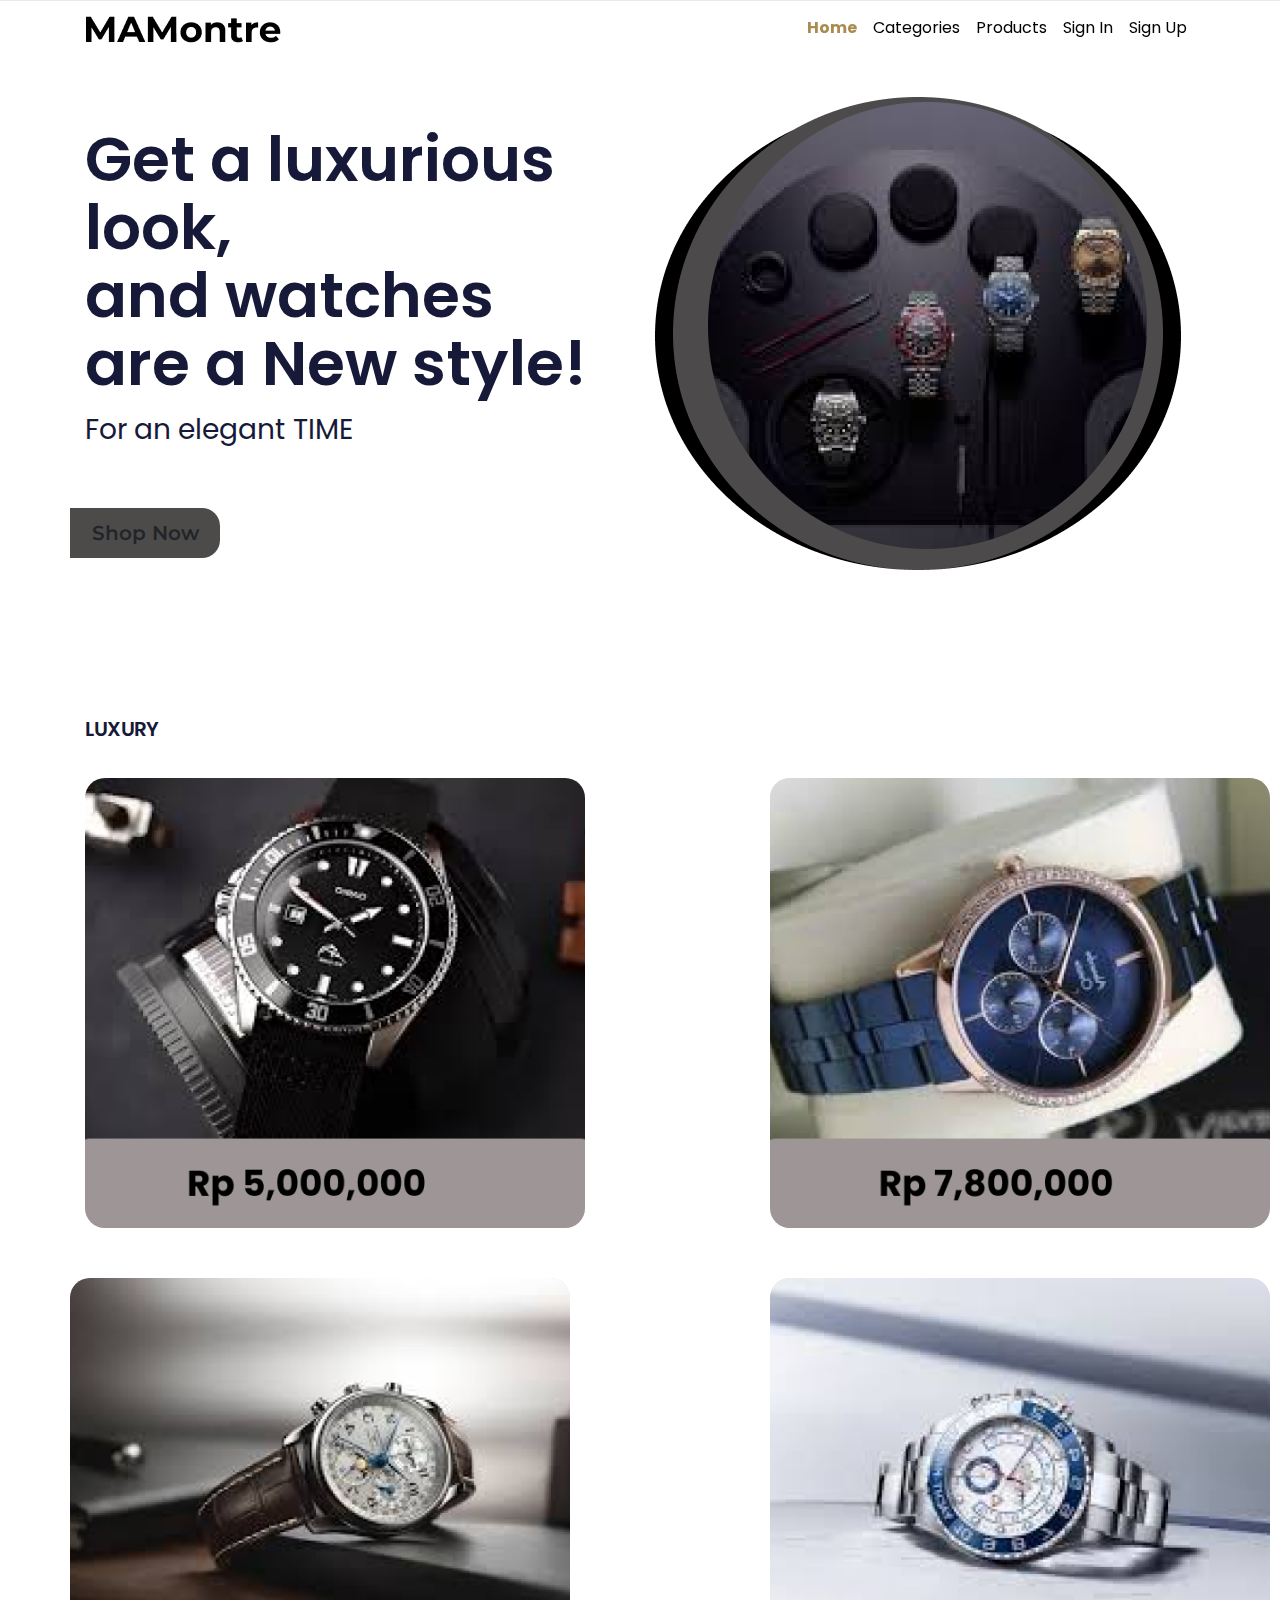
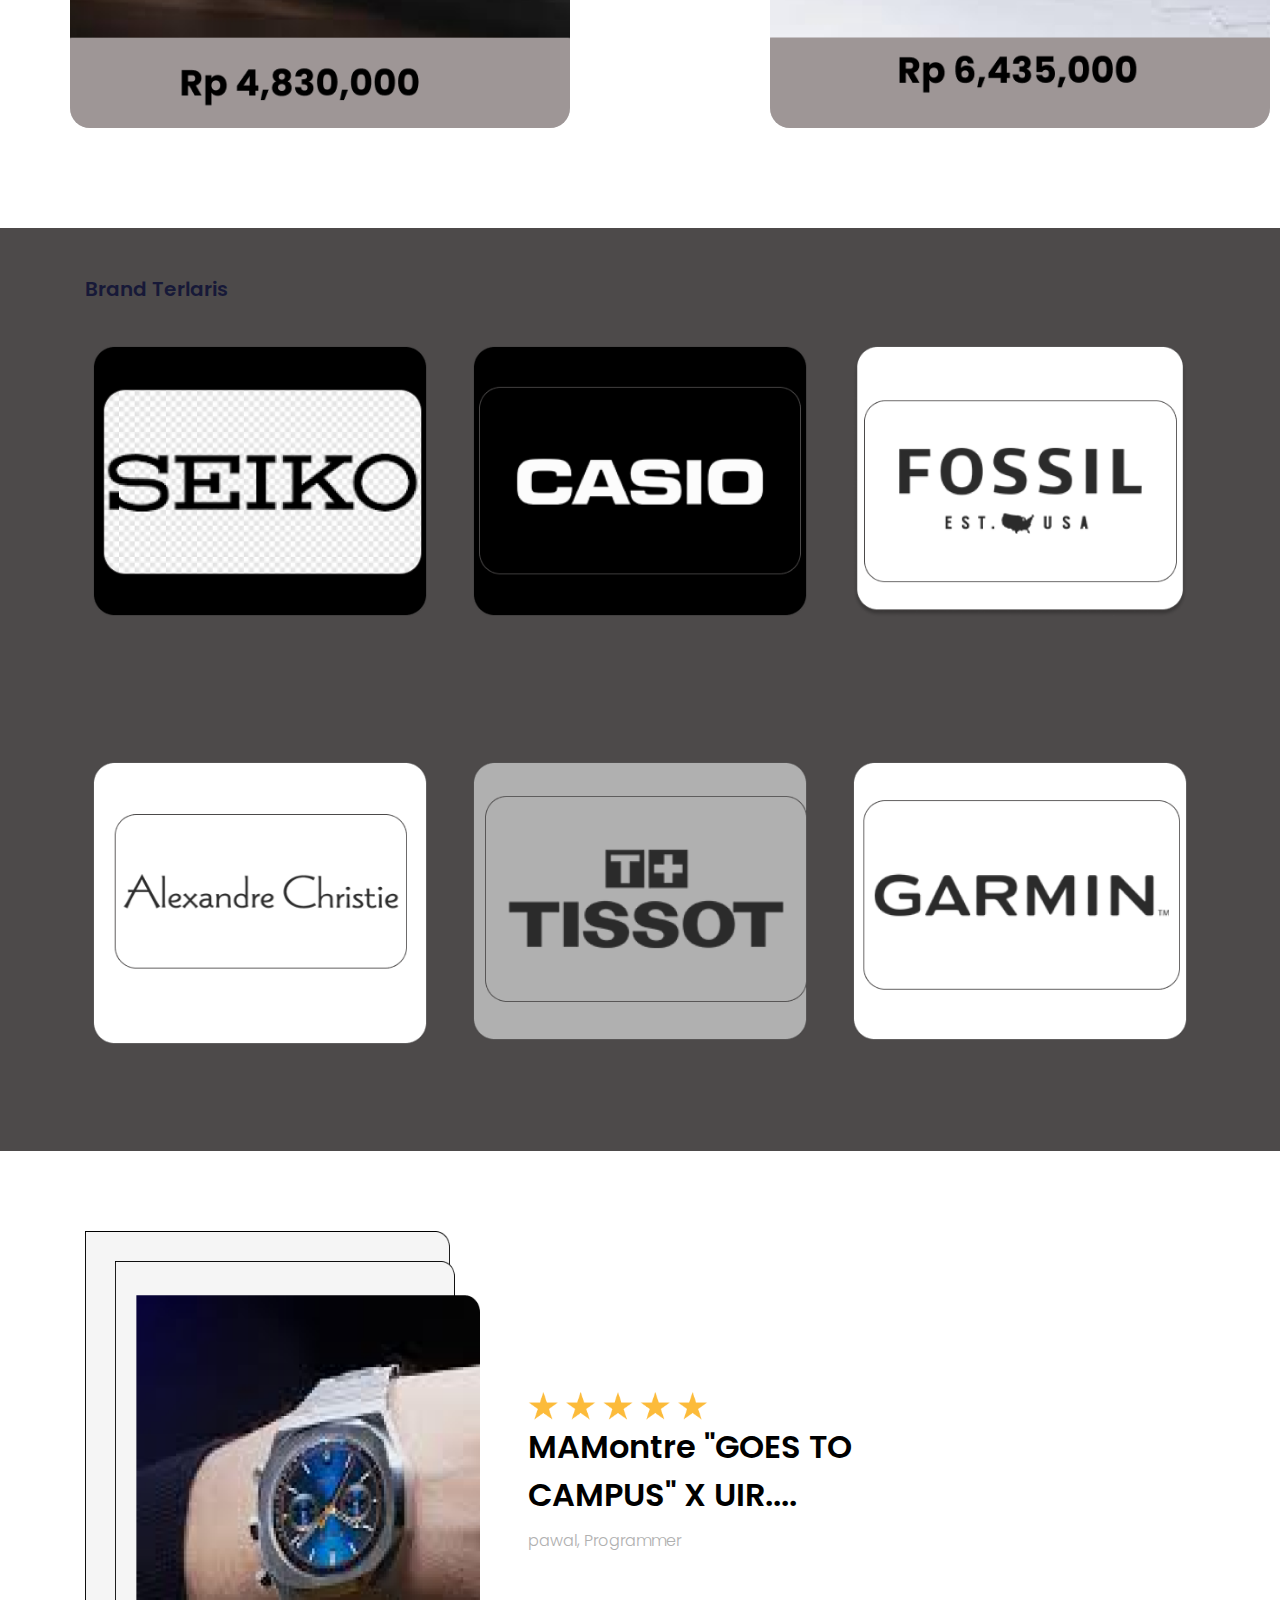
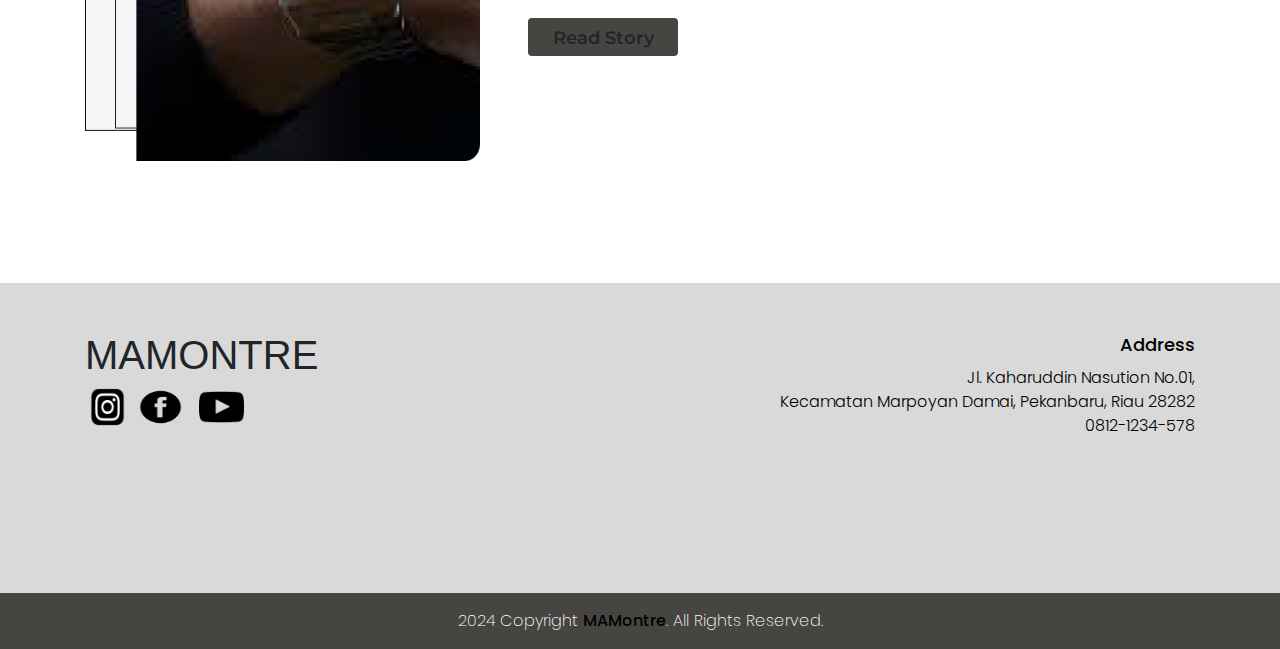
<file: index.html>
<!DOCTYPE html>
<html lang="en">
<head>
    <meta charset="UTF-8">
    <meta http-equiv="X-UA-Compatible" content="IE=edge">
    <meta name="viewport" content="width=device-width, initial-scale=1.0">
    <link rel="stylesheet" href="frontend/libraries/bootstrap/css/bootstrap.css">
    <link href="https://fonts.googleapis.com/css2?family=Montserrat:wght@100;300;400;500;600;700;800&family=Poppins:wght@400;500;600;800&display=swap" rel="stylesheet">
    <link rel="stylesheet" href="frontend/styles/main.css">
    <title>MAMontre</title>
</head>
<body>
  
  <!-- Header -->
  <header>
    <nav class="navbar navbar-expand-lg navbar-light fixed-top">
      <div class="container">
        <a class="navbar-brand" href="#">
          <img src="frontend/images/MAMontre.png" style="width: ;">
        </a>
        <button class="navbar-toggler" type="button" data-toggle="collapse" data-target="#navbarSupportedContent" aria-controls="navbarSupportedContent" aria-expanded="false" aria-label="Toggle navigation">
          <span class="navbar-toggler-icon"></span>
        </button>
        <div class="collapse navbar-collapse" id="navbarSupportedContent">
          <ul class="navbar-nav ml-auto">
            <li class="nav-item">
              <a class="nav-link active" href="index.html">Home</a>
            </li>
            <li class="nav-item">
              <a class="nav-link" href="#">Categories</a>
            </li>
            <li class="nav-item">
              <a class="nav-link" href="pages/detail.html">Products</a>
            </li>
            <li class="nav-item">
              <a class="nav-link" href="pages/login.html">Sign In</a>
            </li>
            <li class="nav-item">
              <a class="nav-link" href="#">Sign Up</a>
            </li>
          </ul>
        </div>
      </div>
    </nav>
  </header>
  <!-- Tutup Header -->

  <!-- Hero Banner -->
  <section class="pt-5 hero-banner">
    <div class="container">
      <div class="row align-items-center">
        <div class="col-md-6 pr-5">
          <h1 class="mb-3">
            Get a luxurious look, <br> and watches are a New style!
          </h1>
          <p class="mb-5 w-100">
            For an elegant TIME
          </p>
          <button class="btn btn-cta p-2">Shop Now</button>
        </div>
  
        <div class="col-md-6 pl-6 mt-5">
          <div>
            <img src="frontend/images/logo.png" alt="" class="img-fluid ">
            <!-- <img src="frontend/images/banner-frame.png" alt="" class="img-fluid position-absolute banner-img-frame">
            <img src="frontend/images/banner-frame-1.png" alt="" class="img-fluid position-absolute banner-img-frame-1"> -->
          </div>
        </div>
      </div>
    </div>
  </section>
  <!-- Tutup Hero Benner -->

  <!-- Signature  -->
  <section class="container categories">
    <div class="d-flex section-title">
      <h4>LUXURY</h4>
    </div>
    <div class="row">
      <div class="col-6 col-md-6 component-categories d-block">
        <a href="pages/detail.html">
          <div class="categories-thumbnail">
            <div class="categories-image" style="background-image: url('frontend/images/HITAM\ \(1\).png');">
            </div>
          </div>
        </a>
      </div>
      <div class="col-6 col-md-6">
        <div class="col-12 col-md-6 component-categories d-block">
          <a href="pages/detail.html">
            <div class="categories-thumbnail-small">
              <div class="categories-image" style="background-image: url('frontend/images/biru.png');">
              </div>
            </div>
          </a>
          <!-- <div class="card">card</div> -->
        </div>
      </div>
    <div class="row">
      <div class="col-6 col-md-6 component-categories d-block">
        <a href="pages/detail.html">
          <div class="categories-thumbnail">
            <div class="categories-image" style="background-image: url('frontend/images/coklat.png');">
            </div>
          </div>
        </a>
      </div>
      <div class="col-6 col-md-6">
        <div class="col-12 col-md-6 component-categories d-block">
          <a href="pages/detail.html">
            <div class="categories-thumbnail-small">
              <div class="categories-image" style="background-image: url('frontend/images/silver.png');">
              </div>
            </div>
          </a>
          
          <!-- <div class="card">card</div> -->
        </div>
      </div>
    </div>
  </section>
  <!-- Tutup Signature  -->

  <!-- Popular  -->
  <section class="popular-products">
    <div class="container">
      <div class="row">
        <div class="col-12">
          <div class="d-flex section-title">
            <h4>Brand</h4>
            <h4>&nbsp;Terlaris</h4>
          </div>
        </div>
      </div>
      <div class="row">
        <div class="col-6 col-md-4 col-lg-4">
          <a href="pages/detail.html" class="component-products d-block"> 
            <div class="products-image mb-4">
              <img src="frontend/images/Product 1.png" alt="" class="w-100">
            </div>
          </a>
        </div>
        <div class="col-6 col-md-4 col-lg-4">
          <a href="pages/detail.html" class="component-products d-block"> 
            <div class="products-image mb-4">
              <img src="frontend/images/Product 2.png" alt="" class="w-100">
            </div>
          </a>
        </div>
        <div class="col-6 col-md-4 col-lg-4">
          <a href="pages/detail.html" class="component-products d-block"> 
            <div class="products-image mb-4">
              <img src="frontend/images/Product 3.png" alt="" class="w-100">
            </div>
          </a>
        </div>
        <div class="col-6 col-md-4 col-lg-4">
          <a href="pages/detail.html" class="component-products d-block"> 
            <div class="products-image mb-4">
              <img src="frontend/images/Product 4.png" alt="" class="w-100">
            </div>
          </a>
        </div>
        <div class="col-6 col-md-4 col-lg-4">
          <a href="pages/detail.html" class="component-products d-block"> 
            <div class="products-image mb-4">
              <img src="frontend/images/Product 5.png" alt="" class="w-100">
            </div>
          </a>
        </div>
        <div class="col-6 col-md-4 col-lg-4">
          <a href="pages/detail.html" class="component-products d-block"> 
            <div class="products-image mb-4">
              <img src="frontend/images/Product 6.png" alt="" class="w-100">
            </div>
          </a>
        </div>
      </div>
    </div>
  </section>
  <!-- Tutup Popular  -->

  <!-- Testimonial -->
  <section class="testimonial">
    <div class="container">
      <div class="row align-items-center">
        <div class="col-auto">
          <div class="testimonial-hero">
            <img src="frontend/images/Rivew.png" alt="Testimonial" class="position-absolute testimonial-hero-image">
            <img src="frontend/images/frame.png" alt="Testimonial" class="testimonial-frame">
          </div>
        </div>
        <div class="colfa-rotate-180 col-md-4 ml-5">
          <div class="stars align-items-center">
            <img src="frontend/images/stars (1).png" alt="">
          </div>
          <h2 class="testimonial-text">MAMontre "GOES TO CAMPUS" X UIR....</h2>
          <p class="testimonial-name
          ">pawal, Programmer</p>
          
          <a href="#" class="btn btn-testimonial mt-5">
            Read Story
          </a>
        </div>
      </div>
    </div><br><br><br>
  </section>
  <!-- Tutup Testimonial -->

  <!-- Footer -->
  <div class="footer">
    <div class="container">
      <div class="row">
        <div class="col-6">
          <h1 class="mt-5 text-uppercase">MAMontre</h1>
          <div class="d-flex flex-row">
            <a href="https://mail.google.com/mail/u/0/#inbox">
              <img src="frontend/images/icon-ig.png">
            </a>
            <img src="frontend/images/icon-fb.png"  class="ml-2">
            <img src="frontend/images/icon-youtube.png"  class="ml-3">
          </div>
        </div>
        <div class="col-6">
          <div class="footer-tag mt-5">
            <h3>Address</h3>
            <p>Jl. Kaharuddin Nasution No.01, <br>
              Kecamatan Marpoyan Damai, Pekanbaru, Riau 28282 <br>0812-1234-578
            </p>
          </div>
        </div>
      </div>
    </div>
  </div>

  <footer>
    <div class="container">
      <div class="row">
        <div class="col-12 text-center">
          <p class="pt-3">
            2024 Copyright <a href="#">MAMontre</a>. All Rights Reserved.
          </p>
        </div>
      </div>
    </div>
  </footer> 
  <!-- Tutup Footer -->


  <script src="frontend/libraries/jquery-3.6.0.min.js"></script>
  <script src="frontend/libraries/bootstrap/js/bootstrap.js"></script>
</body>
</html>
</file>
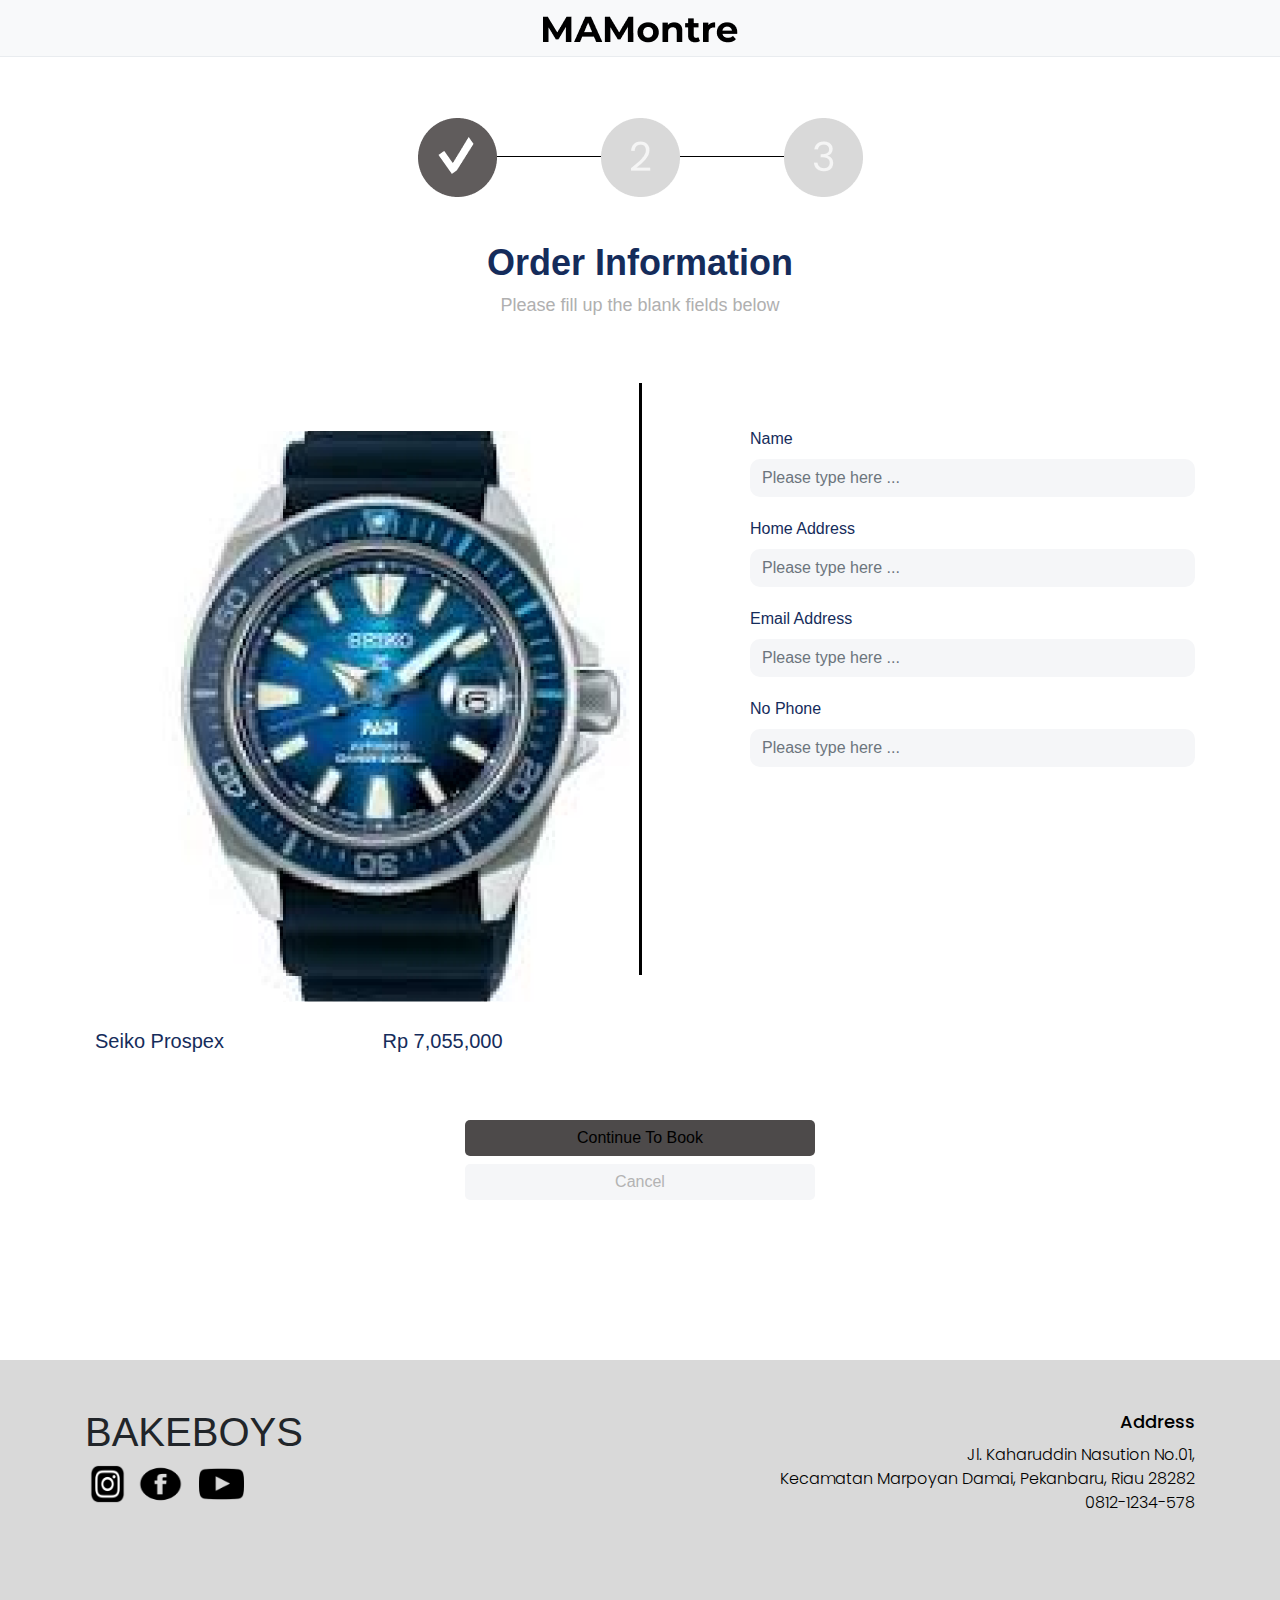
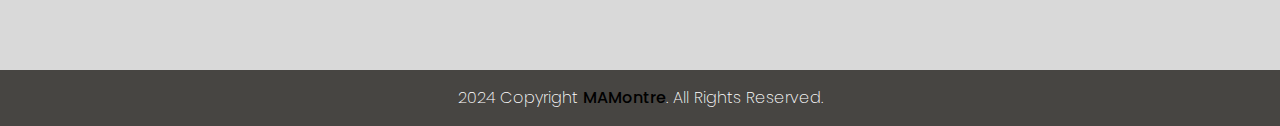
<file: pages/booking_page.html>
<!DOCTYPE html>
<html lang="en">
<head>
    <meta charset="UTF-8">
    <meta http-equiv="X-UA-Compatible" content="IE=edge">
    <meta name="viewport" content="width=device-width, initial-scale=1.0">
    <link rel="stylesheet" href="../frontend/libraries/bootstrap/css/bootstrap.css">
    <link href="https://fonts.googleapis.com/css2?family=Montserrat:wght@100;300;400;500;600;700;800&family=Poppins:wght@400;500;600;800&display=swap" rel="stylesheet">
    <link rel="stylesheet" href="../frontend/styles/main.css">
    <title>Booking Page</title>
</head>
<body>

  <!-- Header -->
  <header>
    <nav class="navbar navbar-expand-lg navbar-light bg-light">
      <div class="container">
        <a class="navbar-brand mx-auto" href="../index.html"><img src="../frontend/images/MAMontre (1).png" alt=""></a>
      </div>
    </nav>
  </header>
  <!-- Tutup Header -->

  <!-- Page Content -->
  <div class="container booking-page-1">
    <div class="row">
        <div class="col-12">
            <img src="../frontend/images/Ceklis.png" class="mx-auto d-block stepper">
        </div>
        <div class="col-12">
            <div class="text-center">
                <h1 class="title-booking">Order Information</h1>
                <p class="subtitle-booking">Please fill up the blank fields below</p>
            </div>
        </div>
    </div>
    <div class="row mt-5">
        <div class="col-md-5 mt-5">
            <img src="../frontend/images/new 3 (1).png" alt="">
            <div class="row mt-4">
                <div class="col-6">
                    <p class="brand-book">Seiko Prospex</p>
                </div>
                <div class="col-6">
                    <p class="price-book">Rp 7,055,000</p>
                </div>
            </div>
        </div>
        <div class="col-md-2">
            <img src="../frontend/images/Line 7.png" class="mx-auto d-block">
        </div>
        <div class="col-md-5 mt-4 form-booking">
            <label>Name</label>
            <div class="input-group">
                <input type="text" class="form-control" placeholder="Please type here ...">
            </div>
            <label>Home Address</label>
            <div class="input-group">
                <input type="text" class="form-control" placeholder="Please type here ...">
            </div>
            <label>Email Address</label>
            <div class="input-group">
                <input type="email" class="form-control" placeholder="Please type here ...">
            </div>
            <label>No Phone</label>
            <div class="input-group">
                <input type="number" class="form-control" placeholder="Please type here ...">
            </div>
        </div>
    </div>
    <div class="row mt-5 mb-5">
        <div class="col-4"></div>
        <div class="col-4">
            <div class="text-center">
                <a href="booking_page_2.html" type="button" class="btn btn-md btn-dark btn-block btn-continue-booking">Continue To Book</a>
                <a href="detail.html" type="button" class="btn btn-md btn-dark btn-block btn-cancel-booking mt-2">Cancel</a>
            </div>
        </div>
        <div class="col-4"></div>
    </div>
  </div>
  <!-- Akhir Page Content -->

  <!-- Footer -->
  <div class="footer">
    <div class="container">
      <div class="row">
        <div class="col-6">
          <h1 class="mt-5 text-uppercase">Bakeboys</h1>
          <div class="d-flex flex-row">
            <img src="../frontend/images/icon-ig.png">
            <img src="../frontend/images/icon-fb.png"  class="ml-2">
            <img src="../frontend/images/icon-youtube.png"  class="ml-3">
          </div>
        </div>
        <div class="col-6">
          <div class="footer-tag mt-5">
            <h3>Address</h3>
            <p>Jl. Kaharuddin Nasution No.01, <br>
              Kecamatan Marpoyan Damai, Pekanbaru, Riau 28282 <br>0812-1234-578
            </p>
          </div>
        </div>
      </div>
    </div>
  </div>

  <footer>
    <div class="container">
      <div class="row">
        <div class="col-12 text-center">
          <p class="pt-3">
            2024 Copyright <a href="#">MAMontre</a>. All Rights Reserved.
          </p>
        </div>
      </div>
    </div>
  </footer>
  <!-- Tutup Header -->
  
  



  <script src="../frontend/libraries/jquery-3.6.0.min.js"></script>
  <script src="../frontend/libraries/bootstrap/js/bootstrap.js"></script>
</body>
</html>
</file>
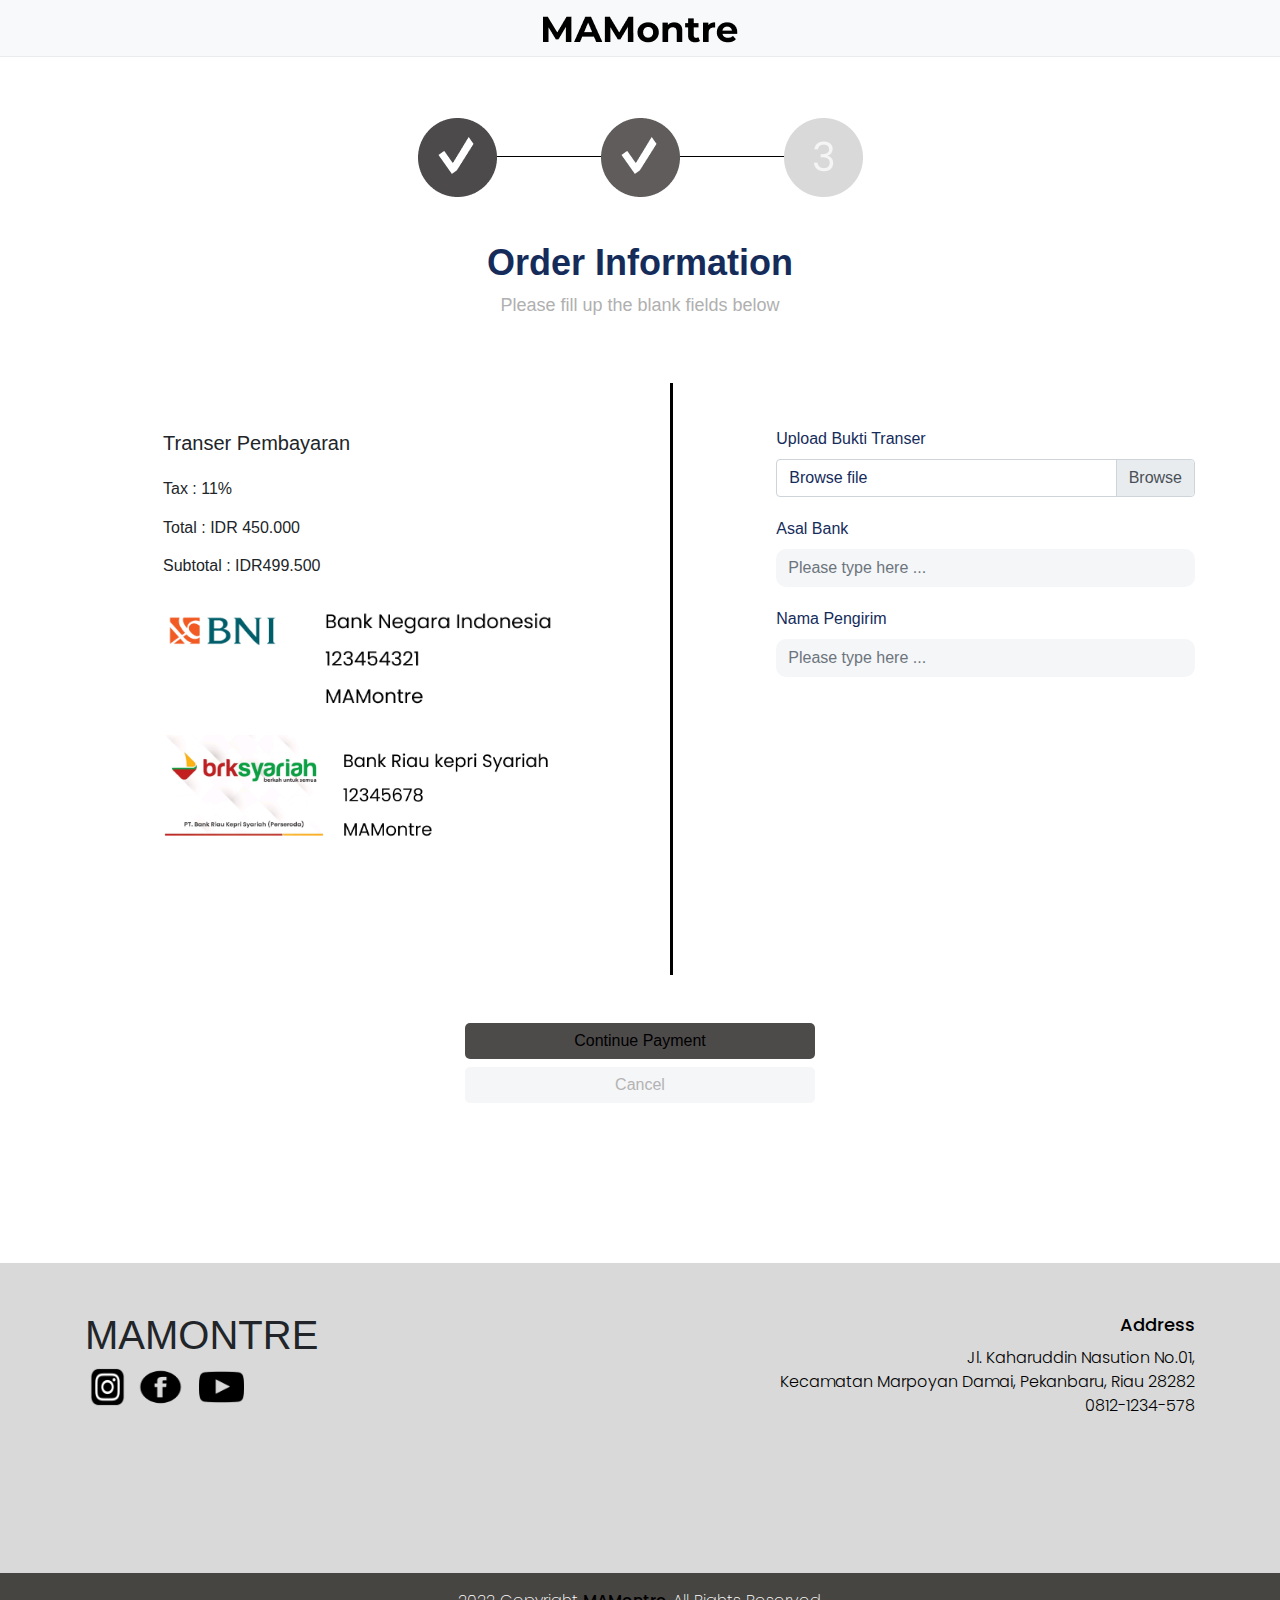
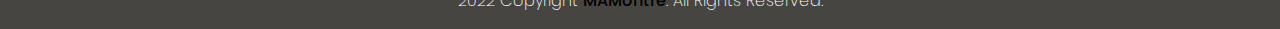
<file: pages/booking_page_2.html>
<!DOCTYPE html>
<html lang="en">
<head>
    <meta charset="UTF-8">
    <meta http-equiv="X-UA-Compatible" content="IE=edge">
    <meta name="viewport" content="width=device-width, initial-scale=1.0">
    <link rel="stylesheet" href="../frontend/libraries/bootstrap/css/bootstrap.css">
    <link href="https://fonts.googleapis.com/css2?family=Montserrat:wght@100;300;400;500;600;700;800&family=Poppins:wght@400;500;600;800&display=swap" rel="stylesheet">
    <link rel="stylesheet" href="../frontend/styles/main.css">
    <title>Booking Page</title>
</head>
<body>

  <!-- Header -->
  <header>
    <nav class="navbar navbar-expand-lg navbar-light bg-light">
      <div class="container">
        <a class="navbar-brand mx-auto" href="../index.html"><img src="../frontend/images/MAMontre (1).png" alt=""></a>
      </div>
    </nav>
  </header>
  <!-- Tutup Header -->

  <!-- Page Content -->
  <div class="container booking-page-1">
    <div class="row">
        <div class="col-12">
            <img src="../frontend/images/Ceklis (1).png" class="mx-auto d-block stepper">
        </div>
        <div class="col-12">
            <div class="text-center">
                <h1 class="title-booking">Order Information</h1>
                <p class="subtitle-booking">Please fill up the blank fields below</p>
            </div>
        </div>
    </div>
    <div class="row mt-5 ml-5">
        <div class="col-md-5 mt-5">
            <div class="col-12">
              <h5 class="mb-4">Transer Pembayaran</h5>
              <h6>Tax : 11% <br><br> Total : IDR 450.000 <br><br> Subtotal : IDR499.500</h6>
            </div>
            <div class="col-12">
              <img src="../frontend/images/BNI.png" class="mt-4 w-100">
            </div>
            <div class="col-12">
              <img src="../frontend/images/brksyariah.png" class="mt-4 w-100">
            </div>
        </div>
        <div class="col-md-2">
            <img src="../frontend/images/Line 7.png" class="mx-auto d-block">
        </div>
        <div class="col-md-5 mt-4 form-booking">
          <label>Upload Bukti Transer</label>
          <div class="input-group">
            <div class="custom-file mt-0">
              <input type="file" class="custom-file-input" id="inputGroupFile01" aria-describedby="inputGroupFileAddon01">
              <label class="custom-file-label mt-0">Browse file</label>
            </div>
          </div>
          <label>Asal Bank</label>
          <div class="input-group">
              <input type="text" class="form-control" placeholder="Please type here ...">
          </div>
          <label>Nama Pengirim</label>
          <div class="input-group">
              <input type="text" class="form-control" placeholder="Please type here ...">
          </div>
        </div>
    </div>
    <div class="row mt-5 mb-5">
        <div class="col-4"></div>
        <div class="col-4">
            <div class="text-center">
                <a href="finish.html" type="button" class="btn btn-md btn-dark btn-block btn-continue-booking">Continue Payment</a>
                <a href="detail.html" type="button" class="btn btn-md btn-dark btn-block btn-cancel-booking mt-2">Cancel</a>
            </div>
        </div>
        <div class="col-4"></div>
    </div>
  </div>
  <!-- Akhir Page Content -->

  <!-- Footer -->
  <div class="footer">
    <div class="container">
      <div class="row">
        <div class="col-6">
          <h1 class="mt-5 text-uppercase">MAMontre</h1>
          <div class="d-flex flex-row">
            <img src="../frontend/images/icon-ig.png">
            <img src="../frontend/images/icon-fb.png"  class="ml-2">
            <img src="../frontend/images/icon-youtube.png"  class="ml-3">
          </div>
        </div>
        <div class="col-6">
          <div class="footer-tag mt-5">
            <h3>Address</h3>
            <p>Jl. Kaharuddin Nasution No.01, <br>
              Kecamatan Marpoyan Damai, Pekanbaru, Riau 28282 <br>0812-1234-578
            </p>
          </div>
        </div>
      </div>
    </div>
  </div>

  <footer>
    <div class="container">
      <div class="row">
        <div class="col-12 text-center">
          <p class="pt-3">
            2022 Copyright <a href="#">MAMontre</a>. All Rights Reserved.
          </p>
        </div>
      </div>
    </div>
  </footer>
  <!-- Tutup Footer -->
  
  



  <script src="../frontend/libraries/jquery-3.6.0.min.js"></script>
  <script src="../frontend/libraries/bootstrap/js/bootstrap.js"></script>
</body>
</html>
</file>
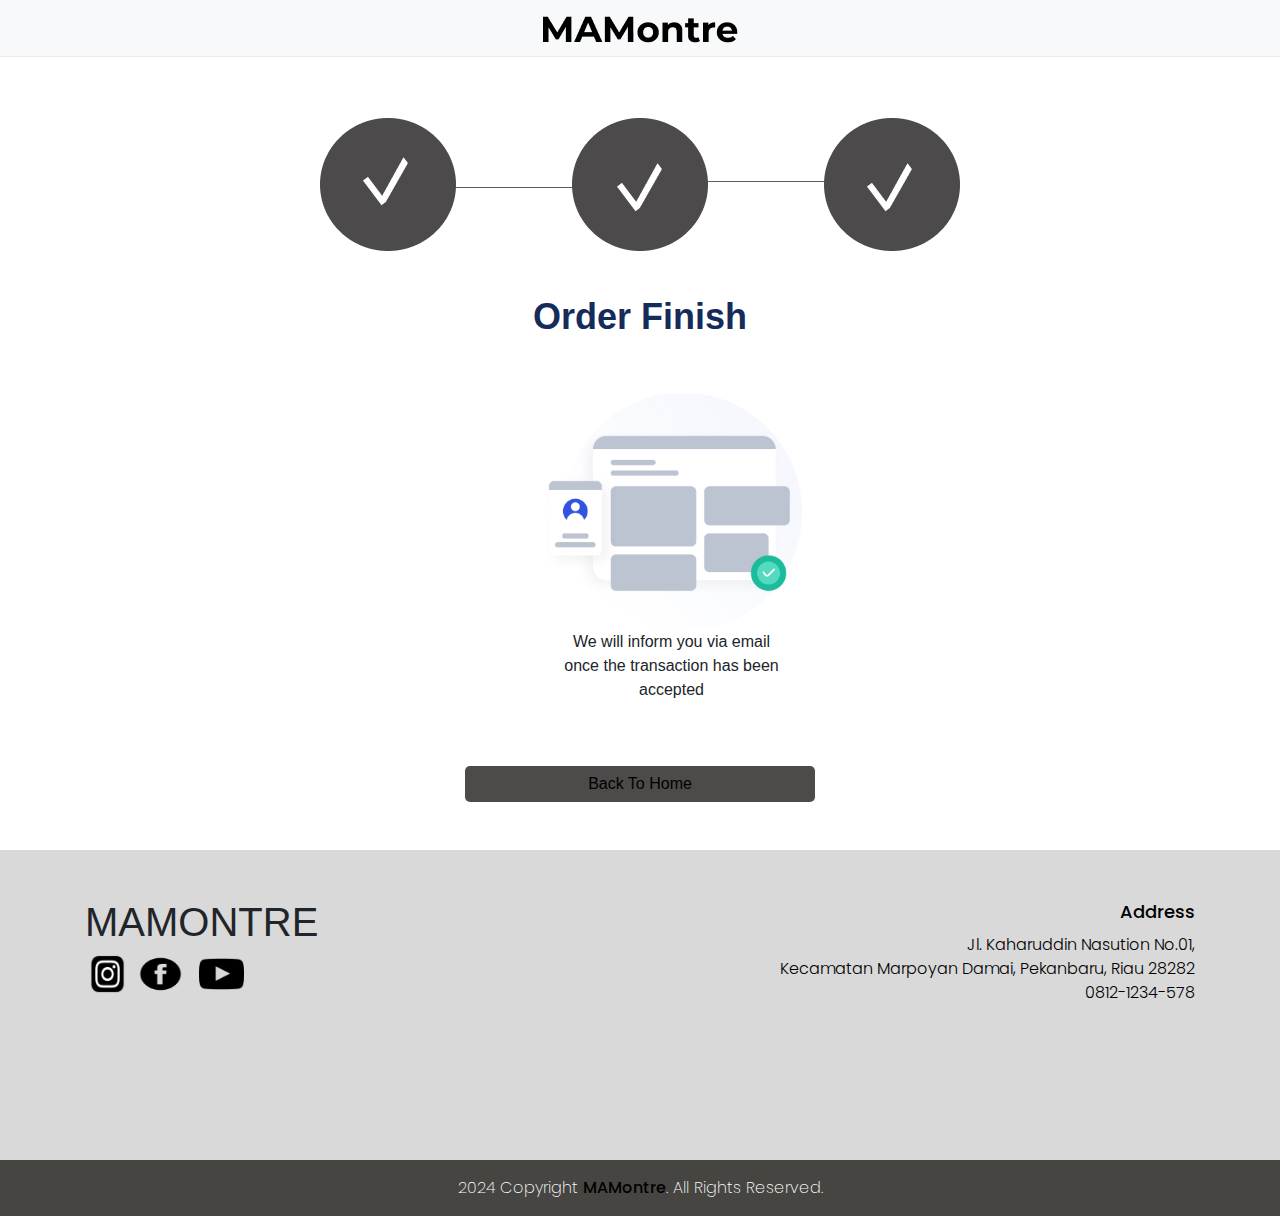
<file: pages/finish.html>
<!DOCTYPE html>
<html lang="en">
<head>
    <meta charset="UTF-8">
    <meta http-equiv="X-UA-Compatible" content="IE=edge">
    <meta name="viewport" content="width=device-width, initial-scale=1.0">
    <link rel="stylesheet" href="../frontend/libraries/bootstrap/css/bootstrap.css">
    <link href="https://fonts.googleapis.com/css2?family=Montserrat:wght@100;300;400;500;600;700;800&family=Poppins:wght@400;500;600;800&display=swap" rel="stylesheet">
    <link rel="stylesheet" href="../frontend/styles/main.css">
    <title>Booking Page</title>
</head>
<body>

  <!-- Header -->
  <header>
    <nav class="navbar navbar-expand-lg navbar-light bg-light">
      <div class="container">
        <a class="navbar-brand mx-auto" href="../index.html"><img src="../frontend/images/MAMontre (1).png" alt=""></a>
      </div>
    </nav>
  </header>
  <!-- Tutup Header -->

  <!-- Page Content -->
  <div class="container">
    <div class="row">
        <div class="col-12">
            <img src="../frontend/images/ceklis 3.png" class="mx-auto d-block stepper">
        </div>
        <div class="col-12">
            <div class="text-center">
                <h1 class="title-booking">Order Finish</h1>
            </div>
        </div>
    </div>
    <div class="row mt-5 ml-5">
      <div class="col-12">
        <div class="text-center">
          <img src="../frontend/images/Group 1 1 1.png" class="w-25">
          <p>We will inform you via email <br>  once the transaction has been <br> accepted</p>
        </div>
      </div>
    </div>
    <div class="row mt-5 mb-5">
      <div class="col-md-4"></div>
      <div class="col-md-4">
          <div class="text-center">
              <a href="../index.html" type="button" class="btn btn-md btn-dark btn-block btn-continue-booking">Back To Home</a>
          </div>
      </div>
      <div class="col-md-4"></div>
    </div>
  </div>
  <!-- Akhir Page Content -->

  <!-- Footer -->
  <div class="footer">
    <div class="container">
      <div class="row">
        <div class="col-6">
          <h1 class="mt-5 text-uppercase">MAMontre</h1>
          <div class="d-flex flex-row">
            <img src="../frontend/images/icon-ig.png">
            <img src="../frontend/images/icon-fb.png"  class="ml-2">
            <img src="../frontend/images/icon-youtube.png"  class="ml-3">
          </div>
        </div>
        <div class="col-6">
          <div class="footer-tag mt-5">
            <h3>Address</h3>
            <p>Jl. Kaharuddin Nasution No.01, <br>
              Kecamatan Marpoyan Damai, Pekanbaru, Riau 28282 <br>0812-1234-578
            </p>
          </div>
        </div>
      </div>
    </div>
  </div>

  <footer>
    <div class="container">
      <div class="row">
        <div class="col-12 text-center">
          <p class="pt-3">
            2024 Copyright <a href="#">MAMontre</a>. All Rights Reserved.
          </p>
        </div>
      </div>
    </div>
  </footer>
  <!-- Tutup Header -->
  
  



  <script src="../frontend/libraries/jquery-3.6.0.min.js"></script>
  <script src="../frontend/libraries/bootstrap/js/bootstrap.js"></script>
</body>
</html>
</file>
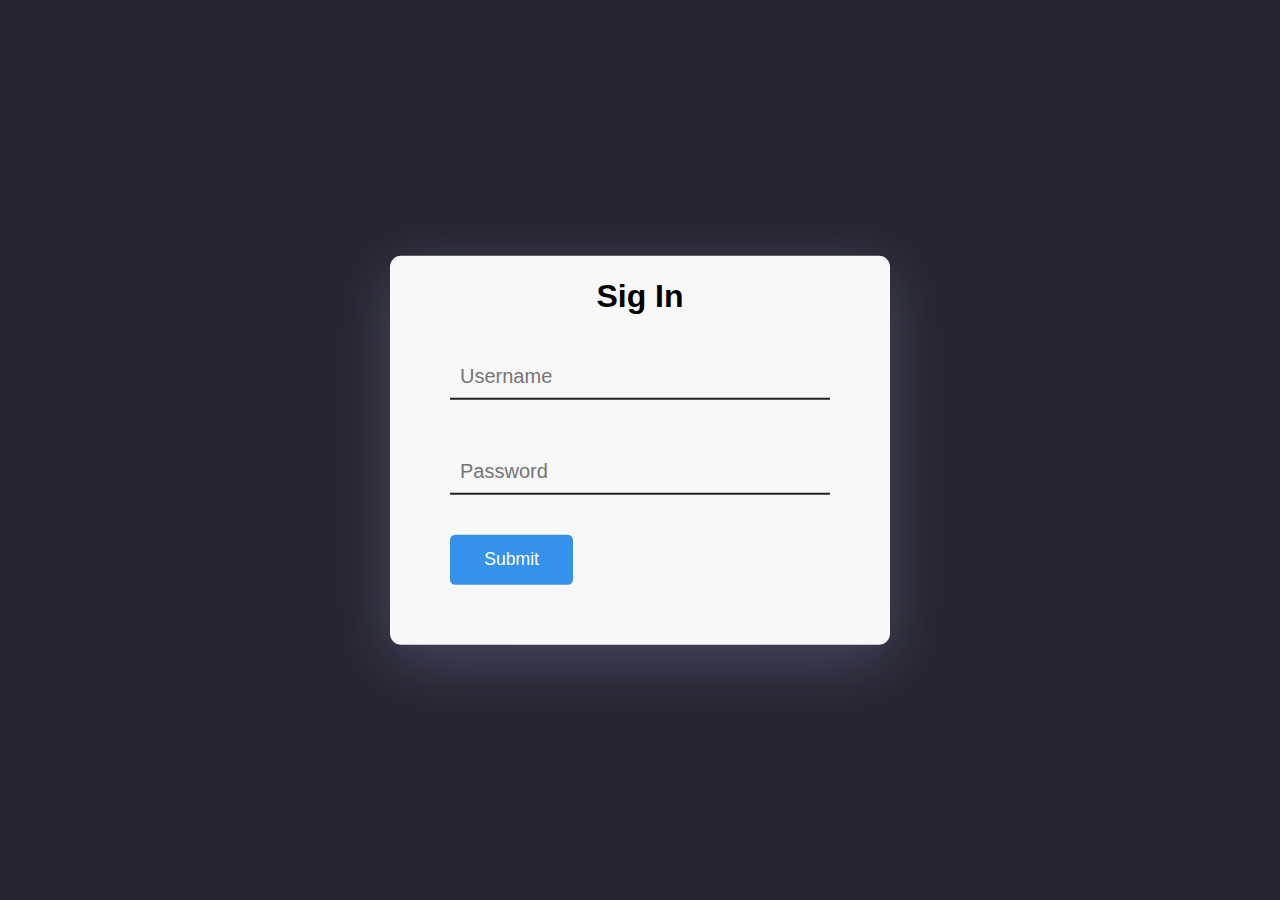
<file: pages/login.html>
<!DOCTYPE html>
<html lang="en">
<head>
    <meta charset="UTF-8">
    <meta name="viewport" content="width=device-width, initial-scale=1.0">
    <title>Document</title>
    <link rel="stylesheet" href="../frontend/styles/login.css">
    <link rel="stylesheet" href="../frontend/libraries/login.js">
</head>
<body>
    <div class="container">
        <h2>Sig In</h2>
      <input type="text" placeholder="Username" id="username" />
      <input type="password" placeholder="Password" id="password" />
      <button id="submit">Submit</button>
      <p id="message-ref">Signed Up Successfully!</p>
    </div>
</body>
</html>
</file>
<file: frontend/styles/main.css>
header {
    border-bottom: 1px solid #e9ecef;
    width: 100%;
    position: relative;
}

.navbar-brand img {
    max-height: 80px;
}

.nav-item {
    font-family: 'poppins', sans-serif;
    font-weight: 400;
}

.nav-item.active {
    font-family: 'poppins', sans-serif;
    font-weight: 600;
    color: #aa8c51 !important;
}

ul li a {
    color: #000000 !important;
}

ul li a:hover {
    color: #aa8c51 !important;
}

.nav-item .nav-link.active {
    font-weight: bold;
    color: #aa8c51 !important;
}

/* Hero Banner */
section.hero-banner {
    margin-bottom: 8rem;
}

section h1 {
    font-size: 62px;
    font-style: normal;
    font-family: 'Poppins';
    font-weight: 600;
    line-height: 110%;
    color: #171938;
    
}

section h4 {
    font-family: 'Poppins';
    font-style: normal;
    font-weight: 600;
    font-size: 20px;
    line-height: 110%;
    color: #171938;
}

section p {
    font-family: 'Poppins';
    font-style: normal;
    font-weight: 400;
    font-size: 28px;
    line-height: 110%;
    color: #171938;
}

section .btn-cta {
    background-color: #4D4A4A;
    font-family: 'Montserrat', sans-serif;
    font-weight: 600;
    font-size: 20px;

    margin-top: 15px;
    position: absolute;
    width: 150px;
    height: 50px;
    left:0px;
    border-radius: 0px 18px 18px 0px;
}

section .btn-cta:hover {
    background-color: #4d4a4a;
}

section .banner-logo {
    position:absolute ;
    width: 70px;
}

section .banner-img {
    margin: -110px 0 0 0;
    
    max-width: 480px;
}
section .banner-img-frame {
    margin: -90px 0 0 40px;
    z-index: 1;
    max-width: 480px;
}
section .banner-img-frame-1 {
    margin: -70px 0 0 20px;
    max-width: 480px;
}

.card {
    height: 100%;
}

/* Categories */

.section-title {
    border-radius: 3px solid #aa8c51;
    width: 8%;
    padding-top: 20px;
}

section.categories {
    margin-bottom: 5rem;

}

.component-categories {
    margin-bottom: 20px;
}

.component-categories:hover {
    text-decoration: none;
}

.tag .btn-cta {
    background-color: #5c3310;
    margin-left: 550px;
    z-index: 3;
    padding: .40rem 1.25rem;
    position: relative absolute;
    margin-top: 25px;
    margin-bottom: 10px;
    bottom: 0;
    left: 15px;
    color: white;
    min-height: 50px;
    width: 300px;
    border-radius: 0px 50px;
    
}

.tag-1 .btn-cta {
    background-color: #aa8c51;
    margin-left: 260px;
    z-index: 3;
    padding: .40rem 1.25rem;
    position: relative absolute;
    margin-top: 25px;
    margin-bottom: 10px;
    bottom: 0;
    left: 15px;
    color: white;
    min-height: 50px;
    width: 300px;
    border-radius: 0px 50px;
}

.tag span {
    margin-bottom: 10px;
    font-family: 'Poppins';
    font-style: normal;
    font-weight: 600;
    font-size: 18px;
    color: #171938;
}

.categories-thumbnail {
    margin-top: 30px;
    width: 500px;
    height: 450px;
    border-radius: 20px;
    overflow: hidden;
    position: relative;
    z-index: 1;
}

.categories-thumbnail {
    margin-top: 30px;
    width: 500px;
    height: 450px;
    border-radius: 20px;
    overflow: hidden;
    position: relative;
    z-index: 1;
    
}

.categories-thumbnail:hover .categories-image {
    transform: scale(1.1);
}

.categories-thumbnail-small {
    margin-left: 100px;
    margin-top: 30px;
    width: 500px;
    height: 450px;
    border-radius: 20px;
    overflow: hidden;
    position: relative;
    z-index: 1;

}

.categories-thumbnail-small:hover .categories-image {
    transform: scale(1.1);
}

.categories-image {
    width: 100%;
    height: 100%;

    background-color: #ddd;
    background-position: center;
    background-size: cover;
    background-repeat: no-repeat;

    transition: all 0.3s ease;
}

/* Products */

.section-title {
    border-bottom: 3px solid 
    width: 8%;
    
}
section.popular-products {
    padding-top: 30px;
    margin-bottom: 5rem;
    background-color: #4D4A4A
}

.component-products {
    margin-top: 30px;
    margin-bottom: 20px;
    
    border-radius: 8px;
    border: #000000;
    transition: all 0.2s ease-in-out;
    padding-bottom: 15px;
    margin-bottom: 60px;
}

.component-products:hover {
    text-decoration: none;
    transform: scale(1.1);
}


.products-image {
    padding: 0.5rem;

    border-radius: 8px 8px 0px 0px;
    
    background-position: center;
    background-size: cover;
    background-repeat: no-repeat;

    transition: all 0.3s ease;
}

.products-text {
    font-family: 'Poppins';
    font-style: normal;
    text-transform: uppercase;
    font-weight: 600;
    font-size: 1.2rem;
    line-height: 110%;
    text-align: center;
    color: #000000;
}

.products-price {
    font-family: 'Poppins';
    font-style: normal;
    font-weight: 600;
    font-size: 1rem;
    line-height: 110%;
    text-align: center;
    color: #aa8c51;
}

/* Testimonial */
.testimonial {
    margin-bottom: 5rem;
}

.testimonial-hero-image {
    z-index: 1;  
    margin: 30px 0px 0px 30px;
    width: 365px;
    height: 500px;
}

.testimonial-frame {
    width: 365px;
    height: 500px;
}

.stars img{
    width: 180px;
}

.testimonial-text {
    font-family: 'Poppins';
    font-style: normal;
    font-weight: 600;
    font-size: 32px;
    line-height: 48px;

    color: #000000;
}

.testimonial-name {
    font-family: 'Poppins';
    font-style: normal;
    font-weight: 300;
    font-size: 16px;
    line-height: 27px;
    color: #B0B0B0;
}

.btn-testimonial {
    background-color: #474542;
    font-family: 'Montserrat', sans-serif;
    font-weight: 600;
    font-size: 18px;

    position: absolute;
    width: 150px;
    height: 38px;
    border-radius: 4px;
}

.btn-testimonial:hover {
    box-shadow: 0px 8px 15px rgba(50, 82, 223, 0.3);
    border-radius: 4px;
}

/* Footer */
.footer {
    height: 310px;
    background-color: #d9d9d9
}

.footer img {
    width: 45px;
    height: 40px;
}

.footer-tag {
    text-align: right;
}

.footer-tag h3 {
    font-family: 'Poppins';
    font-style: normal;
    font-weight: 500;
    font-size: 18px;
    line-height: 27px;
    text-align: right;

    color: #000000;
}

.footer-tag p {
    font-family: 'Poppins';
    font-style: normal;
    font-weight: 300;
    font-size: 16px;
    line-height: 24px;
    text-align: right;

    color: #000000;
}

.footer-copyright {
    background-color: #D9D9D9;
    text-align: center;
    padding-top: 5px;
    padding-bottom: 5px;

}

footer {
    background-color: #474542;
}

footer p {
    font-family: 'Poppins';
    font-style: normal;
    font-weight: 200;
    font-size: 16px;
    line-height: 24px;
    color: #ffffff;
    
}

footer p a{
    font-weight: 500;
    color: #000000;
    transition: all 0.2s ease-in-out;
}

footer p a:hover{
    text-decoration: none;
    font-weight: 500;
    color: #000000;
    transform: scale(1.1);
}

/* Breadcrumb */

.cake-breadcrumbs .breadcrumb{
    background: transparent;
    padding: 0;
    padding-top: 10px;
    padding-bottom: 10px;
    margin-top: 10px;
    font-family: 'poppins', sans-serif;
}

.breadcrumb-item + .breadcrumb-item::before {
    padding-left: 1.5rem;
    padding-right: 1.5rem;
}

.breadcrumb-item a{
    font-weight: 500;
    color: #C4C4C4;
}

.breadcrumb-item.active{
    font-weight: 500;
    color: #171938;
}

.xzoom-container {
    display: block;
}

.xzoom-container .xzoom {
    width: 100%;
    border-radius: 20px;
}

.xzoom-gallery {
    border-radius: 10px;
}

.cake-heading {
    margin-top: 50px;
    margin-left: 200px;
}

.cake-heading h1 {
    font-family: 'Poppins';
    font-style: normal;
    font-weight: 500;
    font-size: 20px;
    line-height: 30px;
    color: #152C5B;
}

.cake-heading p{
    font-family: 'Poppins';
    font-style: normal;
    font-weight: 300;
    font-size: 16px;
    line-height: 170%;
    color: #B0B0B0;

}

.cake-heading .card {
    border: 1px solid #E5E5E5;
    border-radius: 15px;
}

.cake-heading .booking-title {
    font-weight: 500;
    font-size: 20px;
    color: #152C5B;
}

.cake-heading .booking-price {
    font-weight: 500;
    font-size: 36px;
    color: #1ABC9C;
}

.cake-heading .subtitle {
    color: #152C5B;
    font-weight: 400;
    margin-top: 12px;
}

.cake-heading .input-number .input-group{
    background-color: white;
}

.cake-heading .input-group-text{
    border: 0;
    cursor: pointer;
    color: white;
    padding: 0;
    border-radius: 4px !important;
    font-size: 24px;
    width: 40px;
    height: 40px;
    display: flex;
    justify-content: center;
    user-select: none;
}

.cake-heading .input-group-text.minus{
    background-color: #E74C3C;
}

.cake-heading .input-group-text.plus{
    background-color: #1ABC9C;
}

.cake-heading .input-group .form-control{
    border: 1;
    border-radius: 0;
    outline: 0;
    box-shadow: none;
    background-color: #F5F6F8;
    padding-top: 0.575rem;
    padding-bottom: 0.575rem;
    text-align: center;
}

.cake-heading .btn-booking {
    background-color: #4D4A4A;
    border-radius: 4px;
}

.cake-heading .btn-booking:hover {
    background-color: #4D4A4A;
    box-shadow: 0px 8px 15px rgba(50, 82, 223, 0.3);
}

.booking-page-1{
    margin-bottom: 160px;
}

.stepper {
    margin-top: 61px;
    margin-bottom: 44px;
}

.title-booking {
    color: #152C5B;
    font-weight: 600;
    font-size: 36px;
}

.subtitle-booking {
    color: #B0B0B0;
    font-weight: 300;
    font-size: 18px;
}

.brand-book {
    font-weight: 400;
    font-size: 20px;
    padding-left: 10px;
    color: #152C5B;
}
.price-book {
    font-weight: 300;
    font-size: 20px;
    padding-left: 60px;
    color: #152C5B;
}

.form-booking label{
    margin-top: 20px;
    font-weight: 500;
    font-size: 16px;
    color: #152C5B;
}

.form-booking .input-group {
    background-color: white;
}

.form-booking .input-group .form-control{
    border: 0;
    background: #F5F6F8;
    border-radius: 10px;
    outline: 0;
    box-shadow: none;
    padding-top: 0.575rem;
    padding-bottom: 0.575rem;
}
.form-booking .input-group .custom-file .custom-file-input{
    border: 0;
    background: #F5F6F8;
    border-radius: 10px;
    outline: 0;
    box-shadow: none;
    padding-top: 0.575rem;
    padding-bottom: 0.575rem;
}

.form-booking .input-group .form-control::placeholder{
    background: #F5F6F8;
}

.btn-continue-booking {
    border: 0;
    color: #000000;
    background: #4D4A4A;
    border-radius: 5px;
}
.btn-continue-booking:hover {
    color: #000000;
    background: #322d7c;
    box-shadow: 0px 8px 15px rgba(0, 0, 0, 0.25);
}

.btn-cancel-booking {
    margin-top: 5px;
    border: 0;
    color: #B3B3B3;
    background: #F5F6F8;
    border-radius: 5px;
}
.btn-cancel-booking:hover {
    color: #000000;
    background: #cdcdcd;
    box-shadow: 0px 8px 15px rgba(0, 0, 0, 0.25);
}

.TEXT
</file>
<file: frontend/styles/login.css>
* {
    padding: 0;
    margin: 0;
    box-sizing: border-box;
    font-family: "Poppins", sans-serif;
  }
  body {
    background-color: #262433;
  }
  .container {
    width: 31.25em;
    background-color: #f8f8f8;
    padding: 1.4em 3.75em;
    position: absolute;
    transform: translate(-50%, -50%);
    top: 50%;
    left: 50%;
    border-radius: 0.7em;
    box-shadow: 0 1em 4em rgba(212, 234, 255, 0.2);
  }
  h2{
    text-align: center;
    font-size: 32px;
    margin-bottom: 30px;
    color: lightblack;
  }
  input,
  #submit {
    border: none;
    outline: none;
    display: block;
  }
  input {
    width: 100%;
    background-color: transparent;
    margin-bottom: 2em;
    font-size: 20px;
    padding: 1em 0 0.5em 0.5em;
    border-bottom: 2px solid #202020;
  }
  #submit {
    position: relative;
    left: 0;
    font-size: 1.1em;
    width: 7em;
    background-color: #3492eb;
    color: white;
    padding: 0.8em 0;
    margin-top: 2em;
    border-radius: 0.3em;
  }
  #message-ref {
    font-size: 0.9em;
    margin-top: 1.5em;
    color: #34bd34;
    visibility: hidden;
  }
</file>
